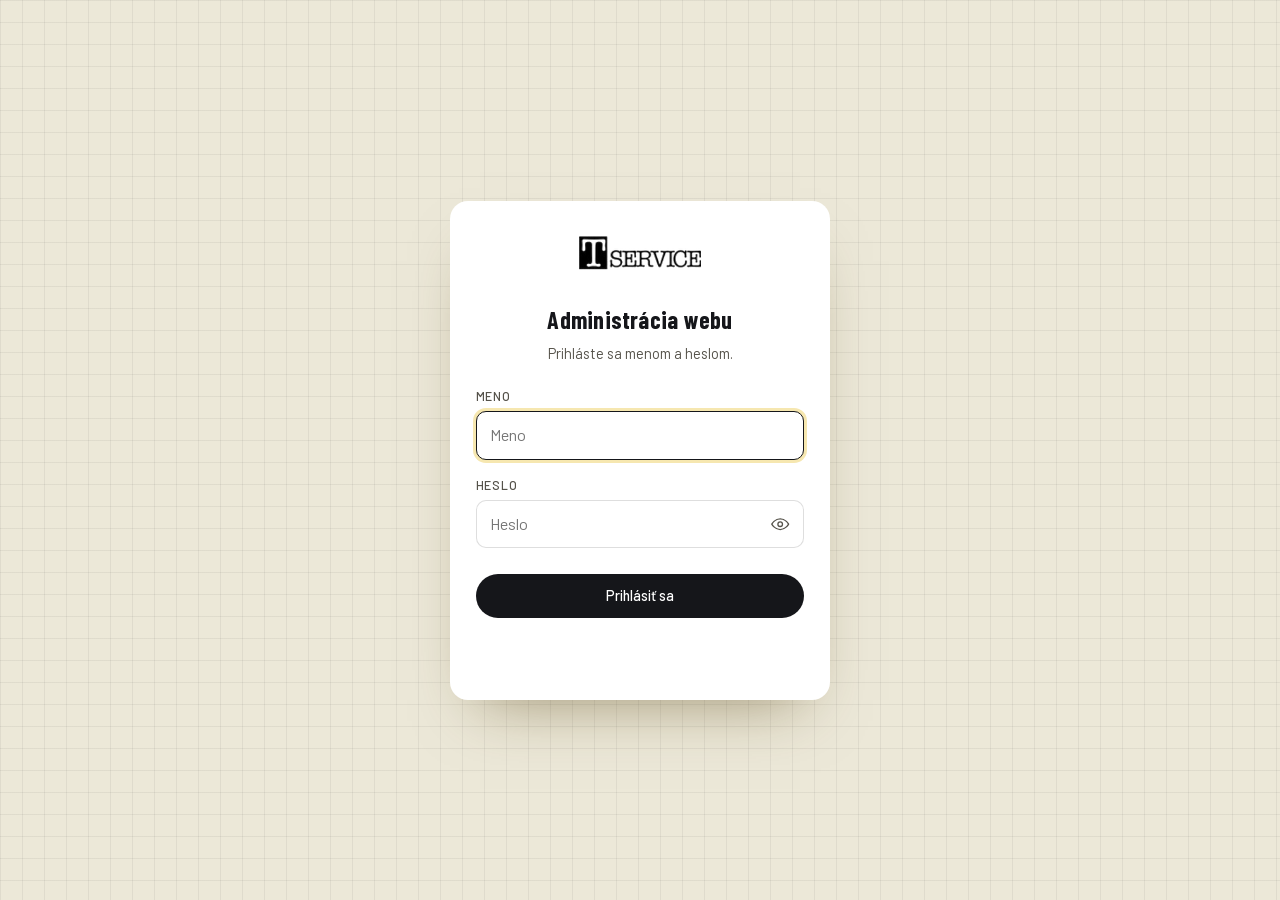
<file: admin/index.html>
<!DOCTYPE html>
<html lang="sk">
<head>
<meta charset="utf-8">
<meta name="viewport" content="width=device-width, initial-scale=1, viewport-fit=cover">
<meta name="robots" content="noindex, nofollow">
<meta name="theme-color" content="#f7f5ec">
<title>Administrácia – T SERVICE</title>
<link rel="stylesheet" href="admin.css?v=__V_ACSS__">
</head>
<body>
<div id="app" aria-live="polite"><div class="boot"><span class="spin"></span></div></div>
<div id="toasts" aria-live="polite"></div>
<div id="modal-root"></div>
<script src="admin.js?v=__V_AJS__"></script>
</body>
</html>
</file>
<file: admin/admin.css>
/* Administrácia T SERVICE — mobile-first (vzor: administrace Breu / VOYAGE, backend webhunter-admin) */
@font-face{font-family:'Barlow';font-weight:400;font-style:normal;font-display:swap;src:url(../fonts/Barlow-400-latin-ext.woff2) format('woff2');unicode-range:U+0100-02BA,U+02BD-02C5,U+02C7-02CC,U+02CE-02D7,U+02DD-02FF,U+1E00-1E9F}
@font-face{font-family:'Barlow';font-weight:400;font-style:normal;font-display:swap;src:url(../fonts/Barlow-400-latin.woff2) format('woff2');unicode-range:U+0000-00FF,U+0131,U+0152-0153,U+2000-206F,U+20AC,U+2122}
@font-face{font-family:'Barlow';font-weight:500;font-style:normal;font-display:swap;src:url(../fonts/Barlow-500-latin-ext.woff2) format('woff2');unicode-range:U+0100-02BA,U+02BD-02C5,U+02C7-02CC,U+02CE-02D7,U+02DD-02FF,U+1E00-1E9F}
@font-face{font-family:'Barlow';font-weight:500;font-style:normal;font-display:swap;src:url(../fonts/Barlow-500-latin.woff2) format('woff2');unicode-range:U+0000-00FF,U+0131,U+0152-0153,U+2000-206F,U+20AC,U+2122}
@font-face{font-family:'Barlow';font-weight:600;font-style:normal;font-display:swap;src:url(../fonts/Barlow-600-latin-ext.woff2) format('woff2');unicode-range:U+0100-02BA,U+02BD-02C5,U+02C7-02CC,U+02CE-02D7,U+02DD-02FF,U+1E00-1E9F}
@font-face{font-family:'Barlow';font-weight:600;font-style:normal;font-display:swap;src:url(../fonts/Barlow-600-latin.woff2) format('woff2');unicode-range:U+0000-00FF,U+0131,U+0152-0153,U+2000-206F,U+20AC,U+2122}
@font-face{font-family:'Barlow Condensed';font-weight:700;font-style:normal;font-display:swap;src:url(../fonts/BarlowCondensed-700-latin-ext.woff2) format('woff2');unicode-range:U+0100-02BA,U+02BD-02C5,U+02C7-02CC,U+02CE-02D7,U+02DD-02FF,U+1E00-1E9F}
@font-face{font-family:'Barlow Condensed';font-weight:700;font-style:normal;font-display:swap;src:url(../fonts/BarlowCondensed-700-latin.woff2) format('woff2');unicode-range:U+0000-00FF,U+0131,U+0152-0153,U+2000-206F,U+20AC,U+2122}
*, *::before, *::after { margin: 0; padding: 0; box-sizing: border-box; }
:root {
  --cream: #f7f5ec; --paper: #FFFFFF; --beige: #ece8d8; --sand: #d6cfb4; --taupe: #15161a;
  --ink: #15161a; --muted: #55524a; --line: rgba(21,22,26,.14); --yellow: #f6e7b0; --yellow-2: #c99700;
  --cta: #15161a; --cta-2: #33343b; --gold: #c99700;
  --ok: #1f7a45; --err: #A3231A; --orange: #8A3B1E;
  --serif: 'Barlow Condensed', 'Barlow', system-ui, sans-serif; --sans: 'Barlow', 'Segoe UI', system-ui, sans-serif;
  --r: 10px; --ease: cubic-bezier(.22,1,.36,1);
}
html { -webkit-text-size-adjust: 100%; }
body { font-family: var(--sans); font-weight: 400; font-size: 16px; line-height: 1.5; color: var(--ink); background: var(--cream); -webkit-font-smoothing: antialiased; }
button, input, select, textarea { font: inherit; color: inherit; }
button { cursor: pointer; background: none; border: 0; }
img { display: block; max-width: 100%; }
a { color: inherit; }
svg { width: 1.15em; height: 1.15em; flex-shrink: 0; }
:focus-visible { outline: 2px solid var(--ink); outline-offset: 2px; }

.boot { min-height: 100svh; display: grid; place-items: center; align-content: center; gap: 1.5rem; }
.boot img { width: 170px; }
.spin { width: 22px; height: 22px; border: 2px solid var(--line); border-top-color: var(--ink); border-radius: 50%; animation: spin .8s linear infinite; }
@keyframes spin { to { transform: rotate(360deg); } }

/* tlačítka */
.btn { display: inline-flex; align-items: center; justify-content: center; gap: .5rem; min-height: 44px; padding: .6rem 1.1rem; border-radius: 999px; font-size: .9rem; font-weight: 500; background: var(--paper); box-shadow: inset 0 0 0 1px var(--line); transition: background .2s, box-shadow .2s; white-space: nowrap; }
.btn:hover { box-shadow: inset 0 0 0 1px var(--ink); }
.btn-primary { background: var(--cta); color: #fff; box-shadow: none; }
.btn-primary:hover { background: var(--cta-2); box-shadow: none; }
.btn-dark { background: var(--ink); color: var(--cream); box-shadow: none; }
.btn-dark:hover { background: #2b2825; box-shadow: none; }
.btn-danger { color: var(--err); }
.btn-ghost { background: transparent; box-shadow: none; }
.btn-ghost:hover { background: rgba(22,21,19,.06); box-shadow: none; }
.btn-sm { min-height: 36px; padding: .35rem .8rem; font-size: .82rem; }
.btn-icon { width: 40px; min-height: 40px; padding: 0; border-radius: 50%; }
.btn[disabled] { opacity: .5; pointer-events: none; }

/* přihlášení */
.login { min-height: 100svh; display: grid; place-items: center; padding: 1.5rem; background: var(--beige); position: relative; overflow: hidden; }
.login::before { content: ''; position: absolute; inset: 0; background-image: linear-gradient(rgba(18,22,26,.06) 1px, transparent 1px), linear-gradient(90deg, rgba(18,22,26,.06) 1px, transparent 1px); background-size: 22px 22px; pointer-events: none; }
.login-card { position: relative; width: min(380px, 100%); background: var(--paper); border-radius: 18px; padding: 2.2rem 1.6rem 1.8rem; box-shadow: 0 30px 60px -30px rgba(80,60,10,.5); text-align: center; }
.login-card img { width: 170px; margin: 0 auto 1.2rem; }
.login-card h1 { font-family: var(--serif); font-weight: 700; font-size: 1.5rem; margin-bottom: .3rem; }
.login-card p { color: var(--muted); font-size: .92rem; margin-bottom: 1.4rem; }
.login-card .field { text-align: left; }
.login-card .btn { width: 100%; margin-top: .6rem; }
.login-err { color: var(--err); font-size: .88rem; min-height: 1.3rem; margin-top: .6rem; }
.pw-wrap { position: relative; }
.pw-wrap input { padding-right: 3rem; }
.pw-eye { position: absolute; right: 4px; top: 50%; translate: 0 -50%; width: 40px; height: 40px; display: grid; place-items: center; color: var(--muted); }

/* shell */
.shell { min-height: 100svh; display: grid; grid-template-rows: auto 1fr; }
.top { position: sticky; top: 0; z-index: 30; display: flex; align-items: center; gap: .6rem; padding: .55rem .8rem; padding-top: calc(.55rem + env(safe-area-inset-top, 0px)); background: rgba(247,245,236,.95); backdrop-filter: blur(10px); -webkit-backdrop-filter: blur(10px); border-bottom: 1px solid var(--line); }
.top-logo { display: flex; align-items: center; gap: .6rem; text-decoration: none; margin-right: auto; }
.top-logo img { height: 34px; }
.top-logo span { display: none; font-size: .72rem; letter-spacing: .2em; text-transform: uppercase; color: var(--muted); }
.pub { display: none; align-items: center; gap: .45rem; font-size: .8rem; color: var(--muted); }
.pub i { width: 8px; height: 8px; border-radius: 50%; background: var(--ok); }
.pub.busy i { background: var(--yellow-2); animation: pulse 1s infinite alternate; }
.pub.warn i { background: var(--err); }
@keyframes pulse { to { opacity: .3; } }
.menu-btn { display: inline-flex; }
.layout { display: grid; grid-template-columns: minmax(0, 1fr); }
.nav { position: fixed; inset: 0; z-index: 40; background: var(--cream); padding: 5rem 1rem 2rem; display: flex; flex-direction: column; gap: .15rem; transform: translateX(-100%); transition: transform .35s var(--ease); overflow-y: auto; }
.nav.open { transform: none; }
.nav-close { position: absolute; top: calc(.9rem + env(safe-area-inset-top, 0px)); right: .9rem; }
.nav a { display: flex; align-items: center; gap: .8rem; padding: .85rem 1rem; border-radius: var(--r); text-decoration: none; font-size: 1.02rem; }
.nav a svg { width: 1.3rem; height: 1.3rem; color: var(--taupe); }
.nav a.on { background: var(--yellow); }
.nav a.on svg { color: var(--ink); }
.nav hr { border: 0; border-top: 1px solid var(--line); margin: .8rem .5rem; }
.nav .dot { width: 7px; height: 7px; border-radius: 50%; background: var(--err); margin-left: auto; }
main.view { padding: 1.2rem 1rem 8rem; max-width: 880px; width: 100%; margin: 0 auto; }
.view-head { margin: .4rem 0 1.4rem; }
.view-head h1 { font-family: var(--serif); font-weight: 700; font-size: 1.9rem; line-height: 1.15; }
.view-head p { color: var(--muted); margin-top: .35rem; font-size: .95rem; max-width: 40em; }
.crumb { display: inline-flex; align-items: center; gap: .3rem; font-size: .85rem; color: var(--muted); text-decoration: none; margin-bottom: .6rem; }

/* karty a formuláře */
.card { min-width: 0; background: var(--paper); border-radius: 14px; padding: 1.1rem; box-shadow: 0 1px 0 var(--line); margin-bottom: 1rem; }
.card > h2 { font-family: var(--serif); font-weight: 700; font-size: 1.3rem; margin-bottom: .2rem; }
.card > .hint { color: var(--muted); font-size: .88rem; margin-bottom: 1rem; }
.field { display: block; margin-bottom: 1rem; }
.field:last-child { margin-bottom: 0; }
.field > span { display: block; font-size: .78rem; font-weight: 500; letter-spacing: .06em; text-transform: uppercase; color: var(--muted); margin-bottom: .35rem; }
.field > small { display: block; color: var(--muted); font-size: .82rem; margin-top: .35rem; }
input[type=text], input[type=password], input[type=number], input[type=url], input[type=email], input[type=tel], input[type=time], select, textarea {
  width: 100%; min-height: 46px; padding: .7rem .85rem; border-radius: var(--r); border: 1px solid var(--line); background: #fff; font-size: 16px; transition: border-color .2s, box-shadow .2s; }
textarea { resize: vertical; min-height: 110px; line-height: 1.5; }
input:focus, select:focus, textarea:focus { outline: none; border-color: var(--ink); box-shadow: 0 0 0 3px var(--yellow); }
.row2 { display: grid; grid-template-columns: minmax(0, 1fr); gap: 0 1rem; }
.row2 > .field { margin-bottom: 1rem; }
.row2 + .field, .field + .row2 { margin-top: 0; }
.check { display: flex; align-items: center; gap: .7rem; min-height: 44px; cursor: pointer; }
.check input { width: 22px; height: 22px; accent-color: var(--ink); }

/* seznamy položek */
.items { display: flex; flex-direction: column; gap: .6rem; }
.item { background: #fff; border: 1px solid var(--line); border-radius: 12px; overflow: hidden; }
.item-head { display: flex; align-items: center; gap: .5rem; padding: .45rem .45rem .45rem .9rem; min-height: 54px; }
.item-head .t { flex: 1; min-width: 0; cursor: pointer; }
.item-head .t b { display: block; font-weight: 500; overflow: hidden; text-overflow: ellipsis; white-space: nowrap; }
.item-head .t small { display: block; color: var(--muted); font-size: .8rem; overflow: hidden; text-overflow: ellipsis; white-space: nowrap; }
.item-head .thumb { width: 42px; height: 42px; border-radius: 8px; object-fit: contain; padding: 3px; background: var(--beige); flex-shrink: 0; }
.item-tools { display: flex; gap: .15rem; }
.item-tools .btn-icon { width: 36px; min-height: 36px; color: var(--muted); }
.item-body { padding: .2rem .9rem 1rem; border-top: 1px solid var(--line); display: none; }
.item.open .item-body { display: block; padding-top: 1rem; }
.item.open .chev { transform: rotate(180deg); }
.chev { transition: transform .25s; }
.add { width: 100%; margin-top: .6rem; border: 1.5px dashed var(--sand); background: transparent; box-shadow: none; border-radius: 12px; min-height: 50px; color: var(--taupe); }
.add:hover { border-color: var(--ink); color: var(--ink); box-shadow: none; }
.empty { color: var(--muted); font-size: .9rem; padding: .6rem 0; }

/* obrázek */
.img-field { display: flex; gap: .8rem; align-items: center; flex-wrap: wrap; }
.img-field .prev { width: 110px; aspect-ratio: 4/5; border-radius: 12px; object-fit: contain; padding: 8px; background: radial-gradient(circle at 50% 60%, #FFF4C8, var(--beige) 70%); }
.img-field .acts { display: flex; flex-direction: column; gap: .4rem; }
.lib { display: grid; grid-template-columns: repeat(3, 1fr); gap: .5rem; max-height: 60vh; overflow-y: auto; }
.lib button { aspect-ratio: 1; border-radius: 8px; overflow: hidden; background: var(--beige); }
.lib img { width: 100%; height: 100%; object-fit: contain; padding: 6px; }
.lib button:hover { outline: 3px solid var(--yellow-2); }

/* rozvrh */
.day-tabs { display: flex; gap: .35rem; overflow-x: auto; scrollbar-width: none; margin-bottom: 1rem; }
.day-tabs::-webkit-scrollbar { display: none; }
.day-tabs button { flex: 1 0 auto; min-width: 44px; min-height: 44px; border-radius: 999px; padding: 0 .9rem; box-shadow: inset 0 0 0 1px var(--line); background: var(--paper); font-weight: 500; }
.day-tabs button.on { background: var(--ink); color: var(--cream); box-shadow: none; }
.day-tabs small { font-weight: 400; opacity: .6; margin-left: .25rem; }
.cls { display: grid; grid-template-columns: 6.2rem minmax(0, 1fr) auto; gap: .5rem; align-items: center; padding: .5rem 0; border-bottom: 1px solid var(--line); }
.cls:last-of-type { border-bottom: 0; }
.cls .len { grid-column: 2; }
.cls .del { grid-column: 3; grid-row: 1 / span 2; }

/* přehled */
.tiles { display: grid; grid-template-columns: 1fr 1fr; gap: .6rem; }
.tile { display: flex; flex-direction: column; gap: .5rem; padding: 1rem; border-radius: 14px; background: var(--paper); box-shadow: 0 1px 0 var(--line); text-decoration: none; min-height: 110px; }
.tile svg { width: 1.6rem; height: 1.6rem; color: var(--taupe); }
.tile b { font-weight: 500; }
.tile small { color: var(--muted); font-size: .82rem; line-height: 1.35; }
.tile:hover { box-shadow: 0 0 0 1px var(--ink); }
.banner { display: flex; gap: .8rem; align-items: flex-start; padding: 1rem; border-radius: 14px; background: var(--yellow); margin-bottom: 1rem; }
.banner svg { width: 1.4rem; height: 1.4rem; margin-top: .1rem; }
.banner p { font-size: .92rem; }
.banner a { font-weight: 500; }

/* lišta uložení */
.savebar { position: fixed; left: .6rem; right: .6rem; bottom: calc(.6rem + env(safe-area-inset-bottom, 0px)); z-index: 35; display: flex; align-items: center; gap: .5rem; padding: .55rem .55rem .55rem 1rem; border-radius: 16px; background: var(--ink); color: var(--cream); box-shadow: 0 20px 40px -15px rgba(0,0,0,.45); transform: translateY(150%); transition: transform .4s var(--ease); }
.savebar.on { transform: none; }
.savebar span { flex: 1; font-size: .88rem; }
.savebar .btn-ghost { color: var(--cream); }
.savebar .btn-primary { color: #fff; }
.savebar .btn-ghost:hover { background: rgba(255,255,255,.1); }
.progress-line { position: fixed; top: 0; left: 0; height: 3px; width: 100%; z-index: 100; background: linear-gradient(90deg, transparent, var(--yellow-2), transparent); background-size: 50% 100%; animation: prog 1s linear infinite; }
@keyframes prog { from { background-position: -50% 0; } to { background-position: 150% 0; } }

/* toast + modal */
#toasts { position: fixed; top: calc(.8rem + env(safe-area-inset-top, 0px)); left: 50%; translate: -50% 0; z-index: 200; display: flex; flex-direction: column; gap: .5rem; width: min(420px, calc(100% - 1.6rem)); }
.toast { background: var(--ink); color: var(--cream); padding: .8rem 1rem; border-radius: 12px; box-shadow: 0 14px 30px -12px rgba(0,0,0,.45); animation: tin .35s var(--ease); }
.toast b { display: block; font-weight: 500; }
.toast small { display: block; opacity: .75; font-size: .85rem; }
.toast.ok { border-left: 4px solid var(--yellow); }
.toast.err { background: var(--err); }
@keyframes tin { from { opacity: 0; transform: translateY(-8px); } }
.modal-bg { position: fixed; inset: 0; z-index: 150; background: rgba(22,21,19,.45); display: flex; align-items: flex-end; justify-content: center; animation: fin .2s; }
@keyframes fin { from { opacity: 0; } }
.modal { background: var(--paper); width: 100%; max-width: 560px; max-height: 90svh; overflow-y: auto; border-radius: 18px 18px 0 0; padding: 1.3rem 1.1rem calc(1.1rem + env(safe-area-inset-bottom, 0px)); animation: mup .3s var(--ease); }
@keyframes mup { from { transform: translateY(40px); opacity: 0; } }
.modal h2 { font-family: var(--serif); font-weight: 700; font-size: 1.35rem; margin-bottom: .8rem; }
.modal p { color: var(--muted); margin-bottom: 1rem; }
.modal-actions { display: flex; gap: .5rem; justify-content: flex-end; margin-top: 1rem; flex-wrap: wrap; }

@media (min-width: 720px) {
  .row2 { grid-template-columns: minmax(0, 1fr) minmax(0, 1fr); }
  .top-logo span { display: inline; }
  .tiles { grid-template-columns: repeat(3, 1fr); }
  .lib { grid-template-columns: repeat(5, 1fr); }
  .modal-bg { align-items: center; }
  .modal { border-radius: 18px; }
  .cls { grid-template-columns: 7rem minmax(0, 1fr) 7rem auto; }
  .cls .len { grid-column: auto; }
  .cls .del { grid-column: auto; grid-row: auto; }
  .savebar { left: 50%; right: auto; translate: -50% 0; width: min(560px, calc(100% - 2rem)); }
}
@media (min-width: 1000px) {
  .menu-btn, .nav-close { display: none; }
  .pub { display: inline-flex; margin-right: .6rem; }
  .layout { grid-template-columns: 250px minmax(0, 1fr); }
  .nav { position: sticky; top: 57px; height: calc(100svh - 57px); transform: none; padding: 1.2rem .8rem; background: transparent; border-right: 1px solid var(--line); }
  main.view { padding: 2rem 2rem 8rem; }
  .view-head h1 { font-size: 2.3rem; }
  .savebar { left: calc(50% + 125px); }
}

.item, .items, .item-body { min-width: 0; }
.img-field .acts .btn { justify-content: flex-start; }

/* ---------------- e-shop: objednávky, varianty, barvy ---------------- */
.badge { display: inline-flex; align-items: center; gap: .35rem; padding: .2rem .65rem; border-radius: 999px; font-size: .76rem; font-weight: 600; white-space: nowrap; background: var(--beige); }
.badge.s-nova { background: var(--yellow); }
.badge.s-zaplacena { background: #DCEBCB; color: #2F5418; }
.badge.s-pripravena { background: #D7E6F3; color: #1D4466; }
.badge.s-vyrizena { background: #E9E4DA; color: #5A4E3C; }
.badge.s-zrusena { background: #F4D9D4; color: #8A2A1F; }
.badge.test { background: transparent; box-shadow: inset 0 0 0 1px var(--sand); color: var(--muted); }
.ofilters { display: flex; gap: .35rem; overflow-x: auto; scrollbar-width: none; margin-bottom: 1rem; }
.ofilters button { flex: none; min-height: 40px; padding: 0 .9rem; border-radius: 999px; box-shadow: inset 0 0 0 1px var(--line); background: var(--paper); font-size: .88rem; font-weight: 500; }
.ofilters button.on { background: var(--ink); color: var(--cream); box-shadow: none; }
.ofilters small { opacity: .65; margin-left: .3rem; }
.olist { display: flex; flex-direction: column; gap: .5rem; }
.orow { display: grid; grid-template-columns: minmax(0, 1fr) auto; gap: .2rem .8rem; align-items: center; padding: .85rem 1rem; border-radius: 12px; background: #fff; border: 1px solid var(--line); text-decoration: none; }
.orow:hover { border-color: var(--ink); }
.orow b { font-weight: 600; }
.orow .num { font-variant-numeric: tabular-nums; }
.orow .sum { font-family: var(--serif); font-size: 1.15rem; text-align: right; }
.orow small { color: var(--muted); font-size: .82rem; }
.otable { width: 100%; border-collapse: collapse; font-size: .93rem; }
.otable td { padding: .55rem .4rem .55rem 0; border-bottom: 1px solid var(--line); vertical-align: top; }
.otable td.r { text-align: right; white-space: nowrap; }
.otable tr.tot td { border: 0; padding-top: .8rem; font-size: 1.05rem; font-weight: 600; }
.kv { display: grid; grid-template-columns: 7.5rem minmax(0, 1fr); gap: .35rem .8rem; font-size: .93rem; }
.kv dt { color: var(--muted); }
.kv dd { overflow-wrap: anywhere; white-space: pre-wrap; }
.status-btns { display: flex; flex-wrap: wrap; gap: .4rem; }
.status-btns .btn.on { background: var(--ink); color: var(--cream); box-shadow: none; }
.hist { list-style: none; font-size: .85rem; color: var(--muted); display: grid; gap: .2rem; }
.qrbox { display: flex; gap: 1rem; align-items: center; flex-wrap: wrap; }
.qrbox code { font-size: .75rem; word-break: break-all; color: var(--muted); }
.vrow { display: grid; grid-template-columns: 46px minmax(0, 1fr) 7rem auto auto; gap: .5rem; align-items: center; padding: .5rem 0; border-bottom: 1px solid var(--line); }
.vrow:last-of-type { border-bottom: 0; }
.vrow .check { min-height: 40px; font-size: .85rem; gap: .4rem; }
.vrow .check input { width: 18px; height: 18px; }
.vimg { width: 46px; height: 46px; border-radius: 8px; object-fit: contain; padding: 3px; background: var(--beige); cursor: pointer; }
.color-field { display: flex; align-items: center; gap: .6rem; }
.color-field input[type=color] { width: 52px; height: 46px; padding: 3px; border-radius: var(--r); border: 1px solid var(--line); background: #fff; cursor: pointer; }
.note-ok { color: var(--ok); font-weight: 500; }
.note-warn { color: var(--err); font-weight: 500; }
.price-in { position: relative; }
.price-in input { padding-right: 2.6rem; }
.price-in::after { content: 'Kč'; position: absolute; right: .85rem; top: 50%; translate: 0 -50%; color: var(--muted); font-size: .9rem; pointer-events: none; }
@media (max-width: 719px) {
  .vrow { grid-template-columns: 46px minmax(0, 1fr) 6.5rem; }
  .vrow .vimg { grid-row: span 2; }
  .vrow .check { grid-column: 2; }
  .vrow .del { grid-column: 3; justify-self: end; }
  .kv { grid-template-columns: 1fr; gap: 0; }
  .kv dt { margin-top: .5rem; font-size: .8rem; }
}

/* Penzion Bella – doplňky */
.brand { display: inline-flex; align-items: center; gap: .55rem; color: var(--ink); font-family: var(--serif); font-weight: 700; font-size: 1.05rem; text-decoration: none; }
.brand svg { width: 28px; height: 28px; color: var(--cta); }
.login-card .brand { justify-content: center; font-size: 1.35rem; margin-bottom: 1rem; }
.login-card .brand svg { width: 36px; height: 36px; }
.photos { display: grid; grid-template-columns: repeat(auto-fill, minmax(150px, 1fr)); gap: .8rem; }
.photo { position: relative; background: var(--paper); border-radius: 12px; box-shadow: inset 0 0 0 1px var(--line); overflow: hidden; display: flex; flex-direction: column; }
.photo img { width: 100%; aspect-ratio: 4/3; object-fit: cover; background: var(--beige); cursor: pointer; }
.photo .ph-tools { display: flex; justify-content: space-between; align-items: center; padding: .25rem .3rem; gap: .2rem; }
.photo .ph-tools .btn-icon { width: 34px; min-height: 34px; }
.photo .ph-first { position: absolute; top: .4rem; left: .4rem; background: rgba(255,255,255,.92); border-radius: 999px; font-size: .7rem; padding: .1rem .5rem; }
.photo textarea { border: 0; border-top: 1px solid var(--line); border-radius: 0; font-size: .78rem; min-height: 3.6rem; padding: .4rem .5rem; resize: vertical; }
.photo-add { display: grid; place-items: center; align-content: center; gap: .4rem; min-height: 150px; border-radius: 12px; border: 2px dashed var(--sand); color: var(--muted); font-size: .85rem; text-align: center; padding: .8rem; }
.photo-add:hover { border-color: var(--cta); color: var(--cta); }
.photo-add svg { width: 26px; height: 26px; }
.trow { display: grid; grid-template-columns: minmax(0, 1fr) 7.5rem 40px; gap: .5rem; align-items: center; margin-bottom: .45rem; }
.trow.t3 { grid-template-columns: 1.2fr 1.6fr 8rem 9rem 40px; }
@media (max-width: 640px) { .trow.t3 { grid-template-columns: 1fr 1fr; } .trow.t3 > :nth-child(2) { grid-column: 1 / -1; order: 3; } .trow.t3 > :last-child { justify-self: end; } }
.trow input { min-width: 0; }
.thead { font-size: .75rem; text-transform: uppercase; letter-spacing: .06em; color: var(--muted); margin-bottom: .3rem; }
.help { background: var(--paper); border-radius: 14px; box-shadow: inset 0 0 0 1px var(--line); padding: 1rem 1.1rem; font-size: .92rem; }
.help ol { padding-left: 1.2rem; display: grid; gap: .35rem; }

/* Restaurant Michal: jazyky, rezervace */
.langbar { position: sticky; top: 60px; z-index: 5; display: flex; flex-wrap: wrap; align-items: center; gap: .35rem; margin: 0 0 1.2rem; padding: .6rem .7rem; background: var(--paper); border-radius: var(--r); box-shadow: 0 1px 0 var(--line), 0 6px 18px rgba(36,26,21,.06); }
.langbar > span { font-size: .82rem; color: var(--muted); margin-right: .3rem; }
.langbar > small { margin-left: auto; font-size: .82rem; color: var(--muted); }
.langbar .btn { min-height: 36px; padding: .3rem .8rem; font-weight: 600; }
.alert { display: flex; align-items: center; gap: .8rem; padding: 1rem 1.2rem; margin-bottom: 1.2rem; border-radius: var(--r); background: #FBE7DC; color: var(--ink); text-decoration: none; box-shadow: inset 0 0 0 1px #F0C3AA; }
.alert span { color: var(--cta); }
.alert small { margin-left: auto; color: var(--cta); font-weight: 600; }
.forms { display: flex; flex-direction: column; }
.frow { display: grid; grid-template-columns: 8.5rem 1.4fr 1fr 1fr auto; gap: .8rem; align-items: center; text-align: left; padding: .85rem .4rem; border-bottom: 1px solid var(--line); font-size: .92rem; }
.frow:hover { background: var(--cream); }
.frow.new b { color: var(--cta); }
.frow small { color: var(--muted); }
.fst { display: inline-block; justify-self: start; padding: .2rem .6rem; border-radius: 999px; font-size: .74rem; font-weight: 600; background: var(--cream); }
.st-nova { background: #FBE7DC; color: var(--cta-2); }
.st-potvrzena { background: #E3F0E7; color: var(--ok); }
.st-vyrizena { background: #ECEAE6; color: var(--muted); }
.st-zrusena { background: #F6E1DE; color: var(--err); }
.ftable { width: 100%; border-collapse: collapse; margin-bottom: 1.2rem; font-size: .92rem; }
.ftable th { text-align: left; font-weight: 500; color: var(--muted); padding: .5rem .8rem .5rem 0; vertical-align: top; white-space: nowrap; border-bottom: 1px solid var(--line); }
.ftable td { padding: .5rem 0; border-bottom: 1px solid var(--line); white-space: pre-wrap; word-break: break-word; }
@media (max-width: 700px) {
  .frow { grid-template-columns: 1fr auto; }
  .frow > span:nth-of-type(2), .frow > span:nth-of-type(3) { display: none; }
  .frow small { grid-column: span 2; }
  .langbar { top: 56px; }
}

/* T SERVICE: logo a hlavička v farbách webu (RAL 1005) */
.adm-logo { display: inline-flex; align-items: center; gap: .5rem; }
.adm-logo img { height: 28px; width: auto; }
.login-card .adm-logo img { height: 34px; }
header.top { border-bottom: 4px solid var(--gold); }
.view-head h1, .card > h2, .modal h2, .login-card h1 { letter-spacing: .01em; }
.login-card .adm-logo img { width: auto; margin: 0 auto 1rem; }
.item-head .thumb.cover { object-fit: cover; padding: 0; }
.photo textarea, .photo input { border: 0; border-top: 1px solid var(--line); border-radius: 0; padding: .45rem .6rem; font-size: .88rem; width: 100%; resize: vertical; background: var(--paper); }
</file>
